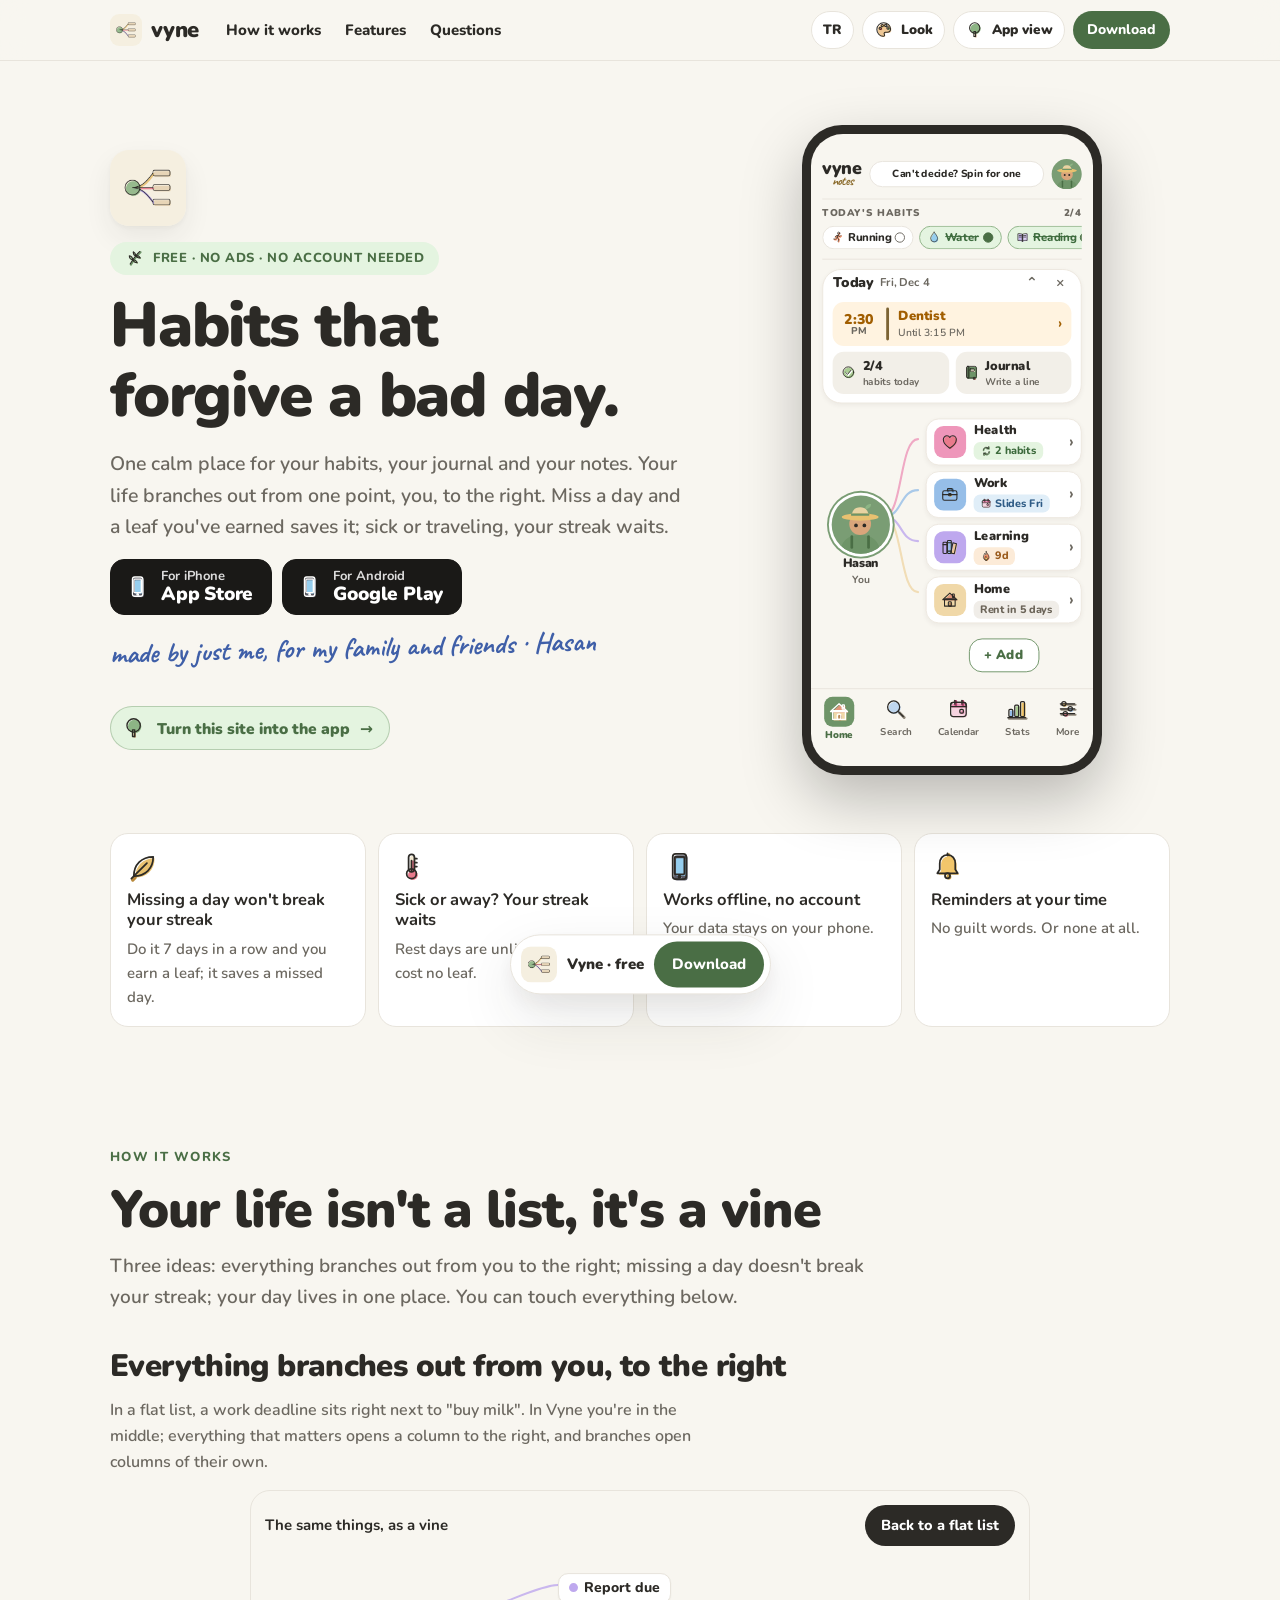
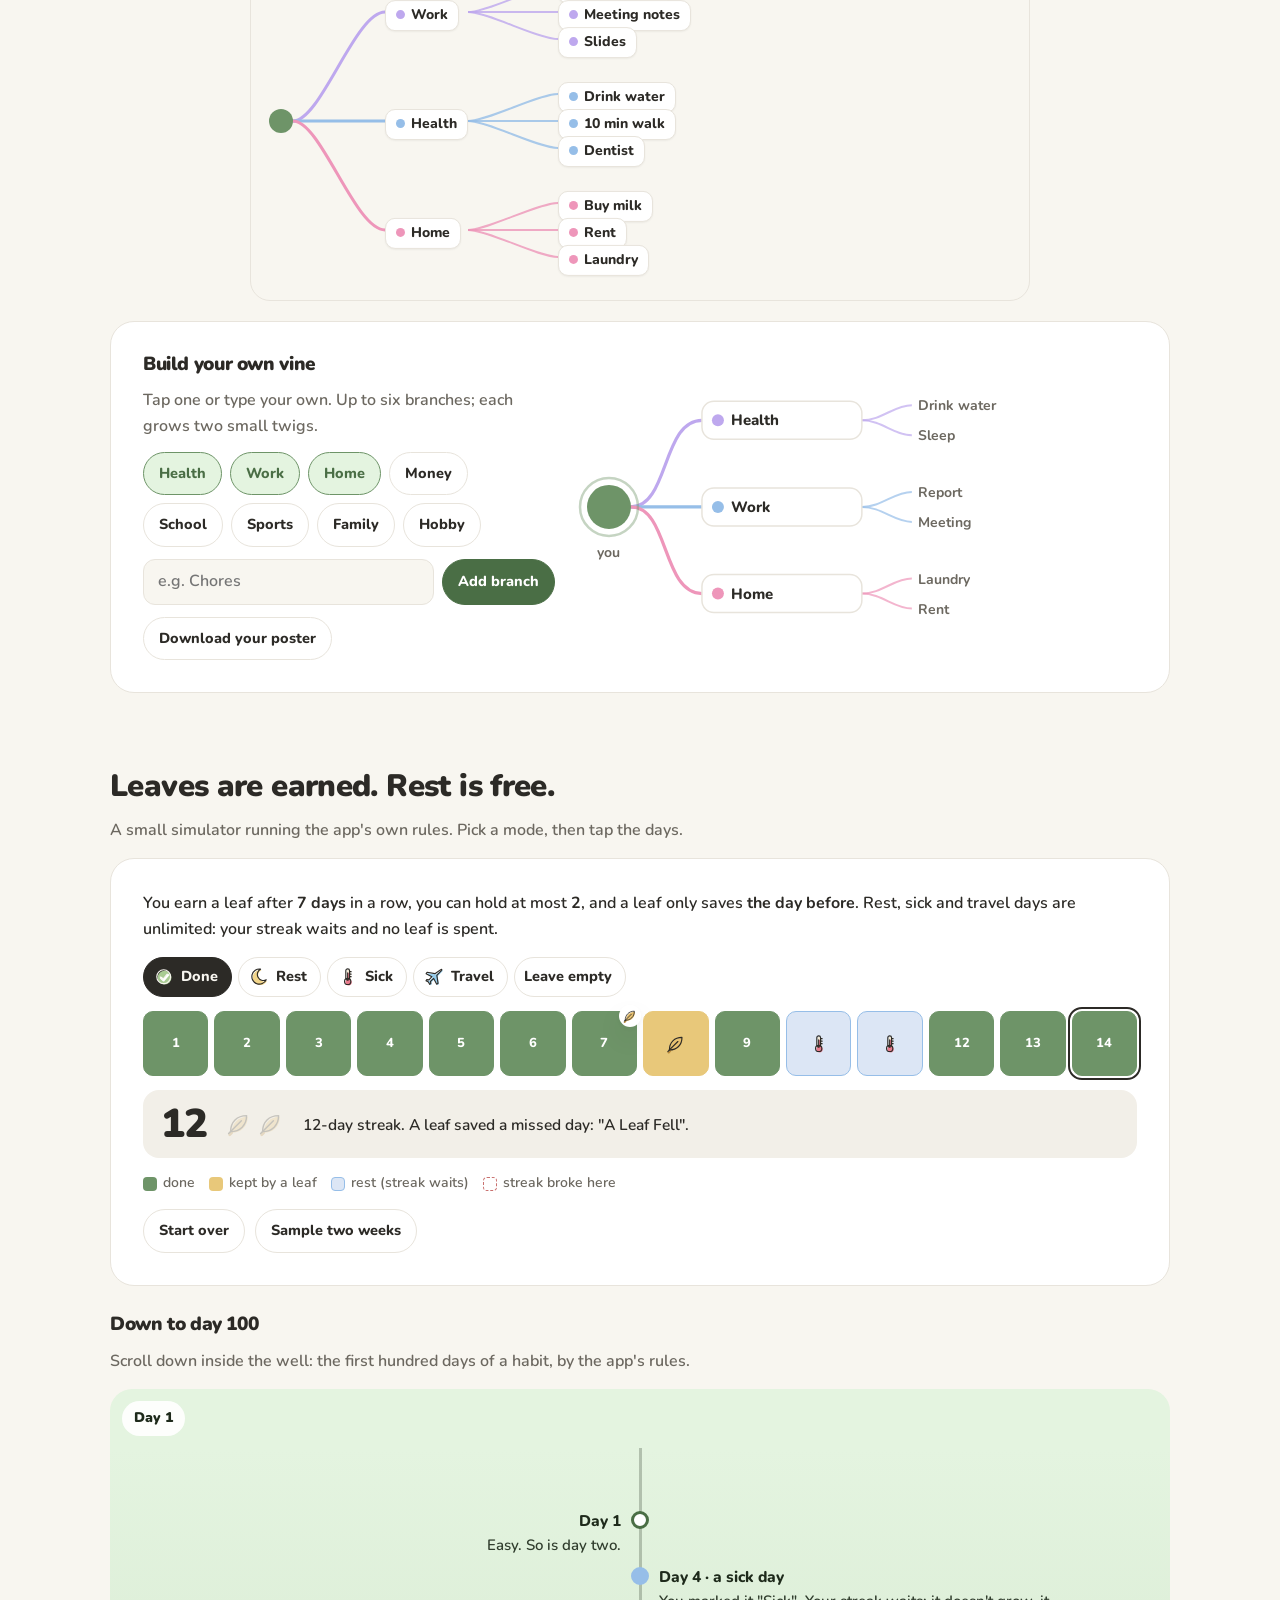
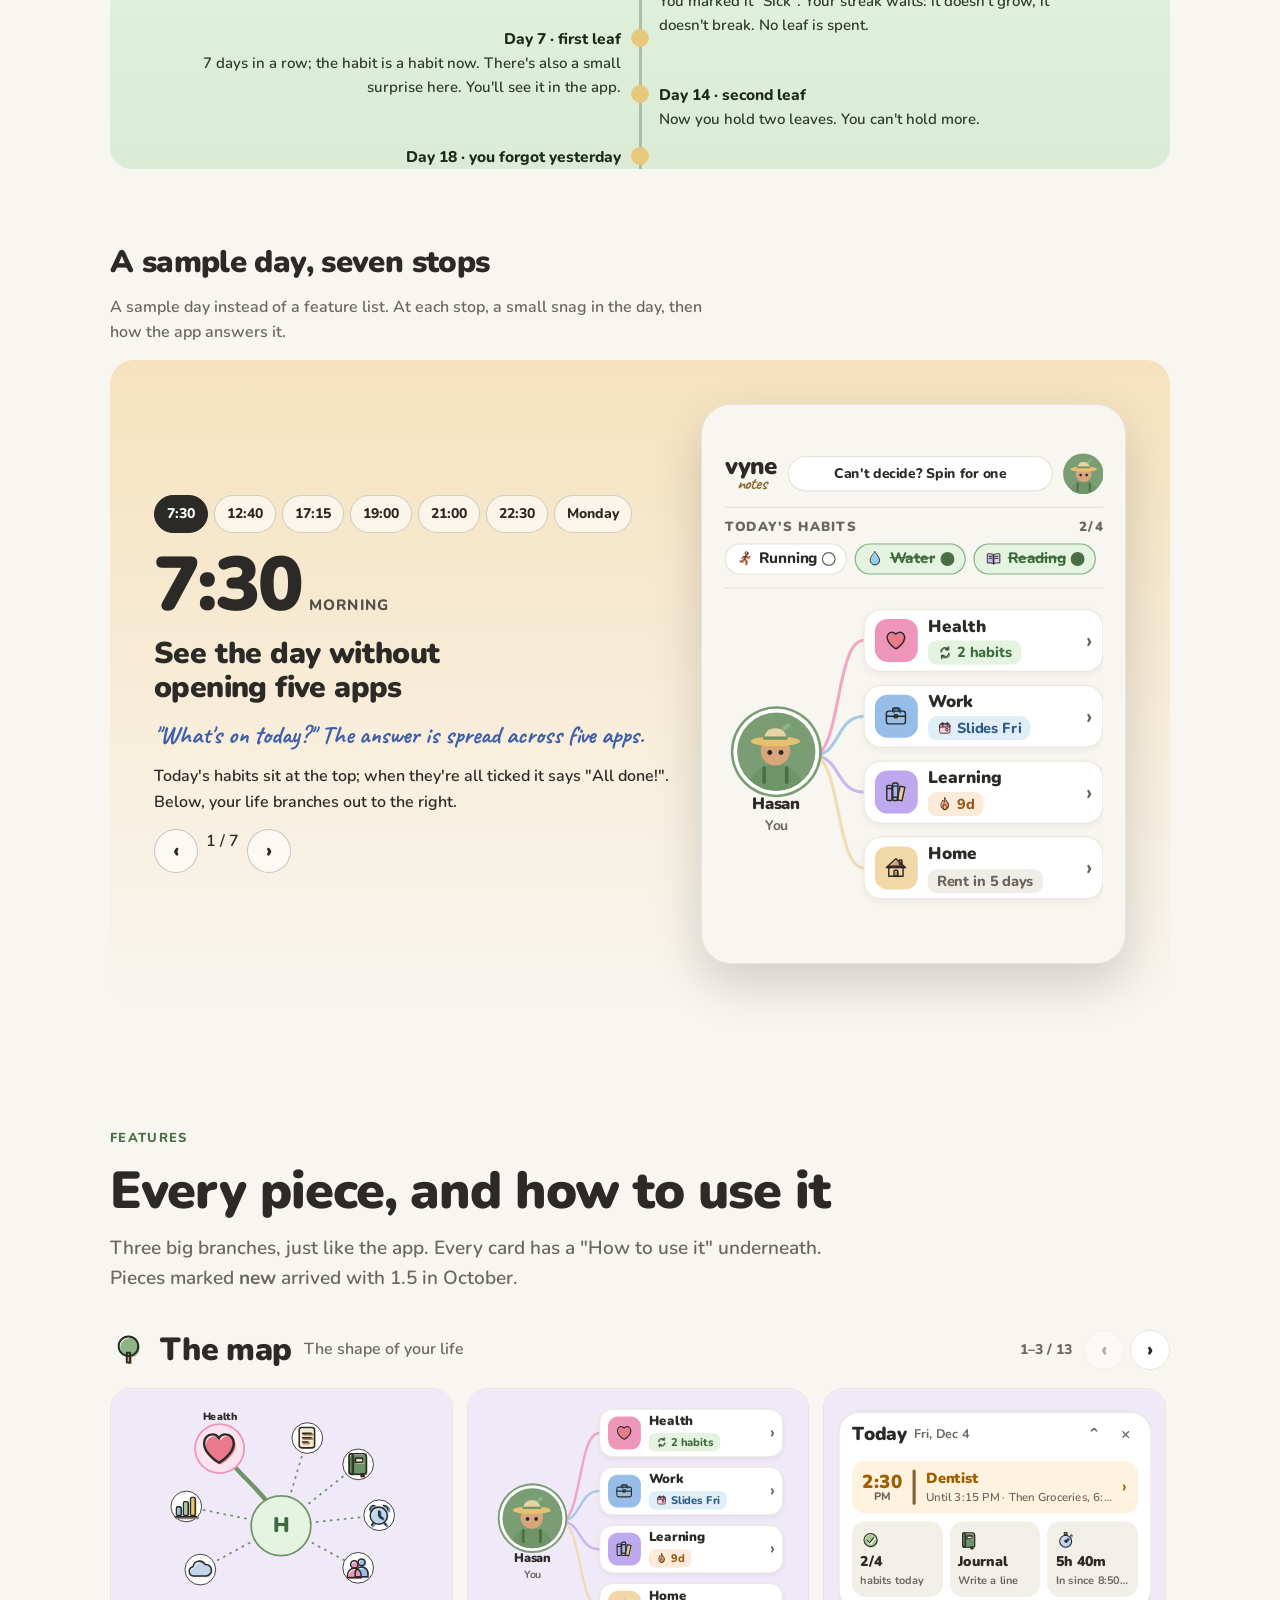
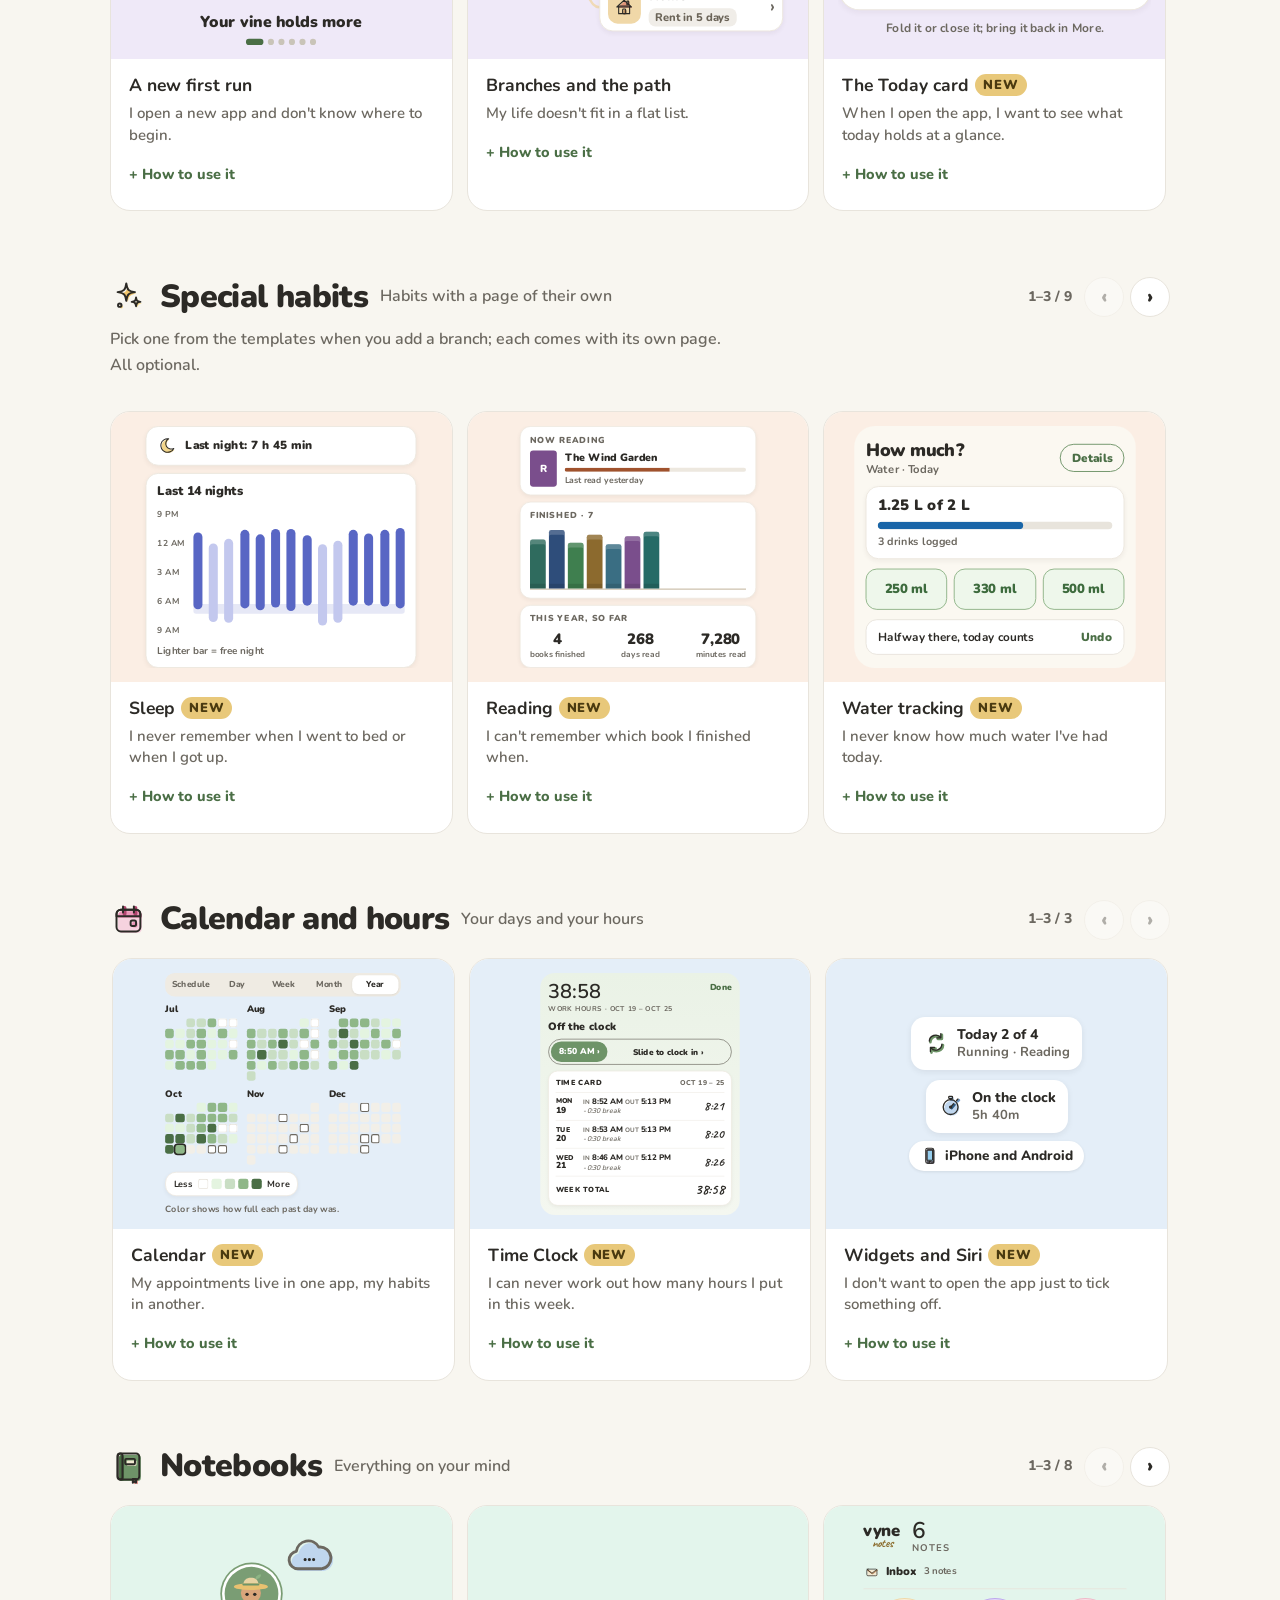
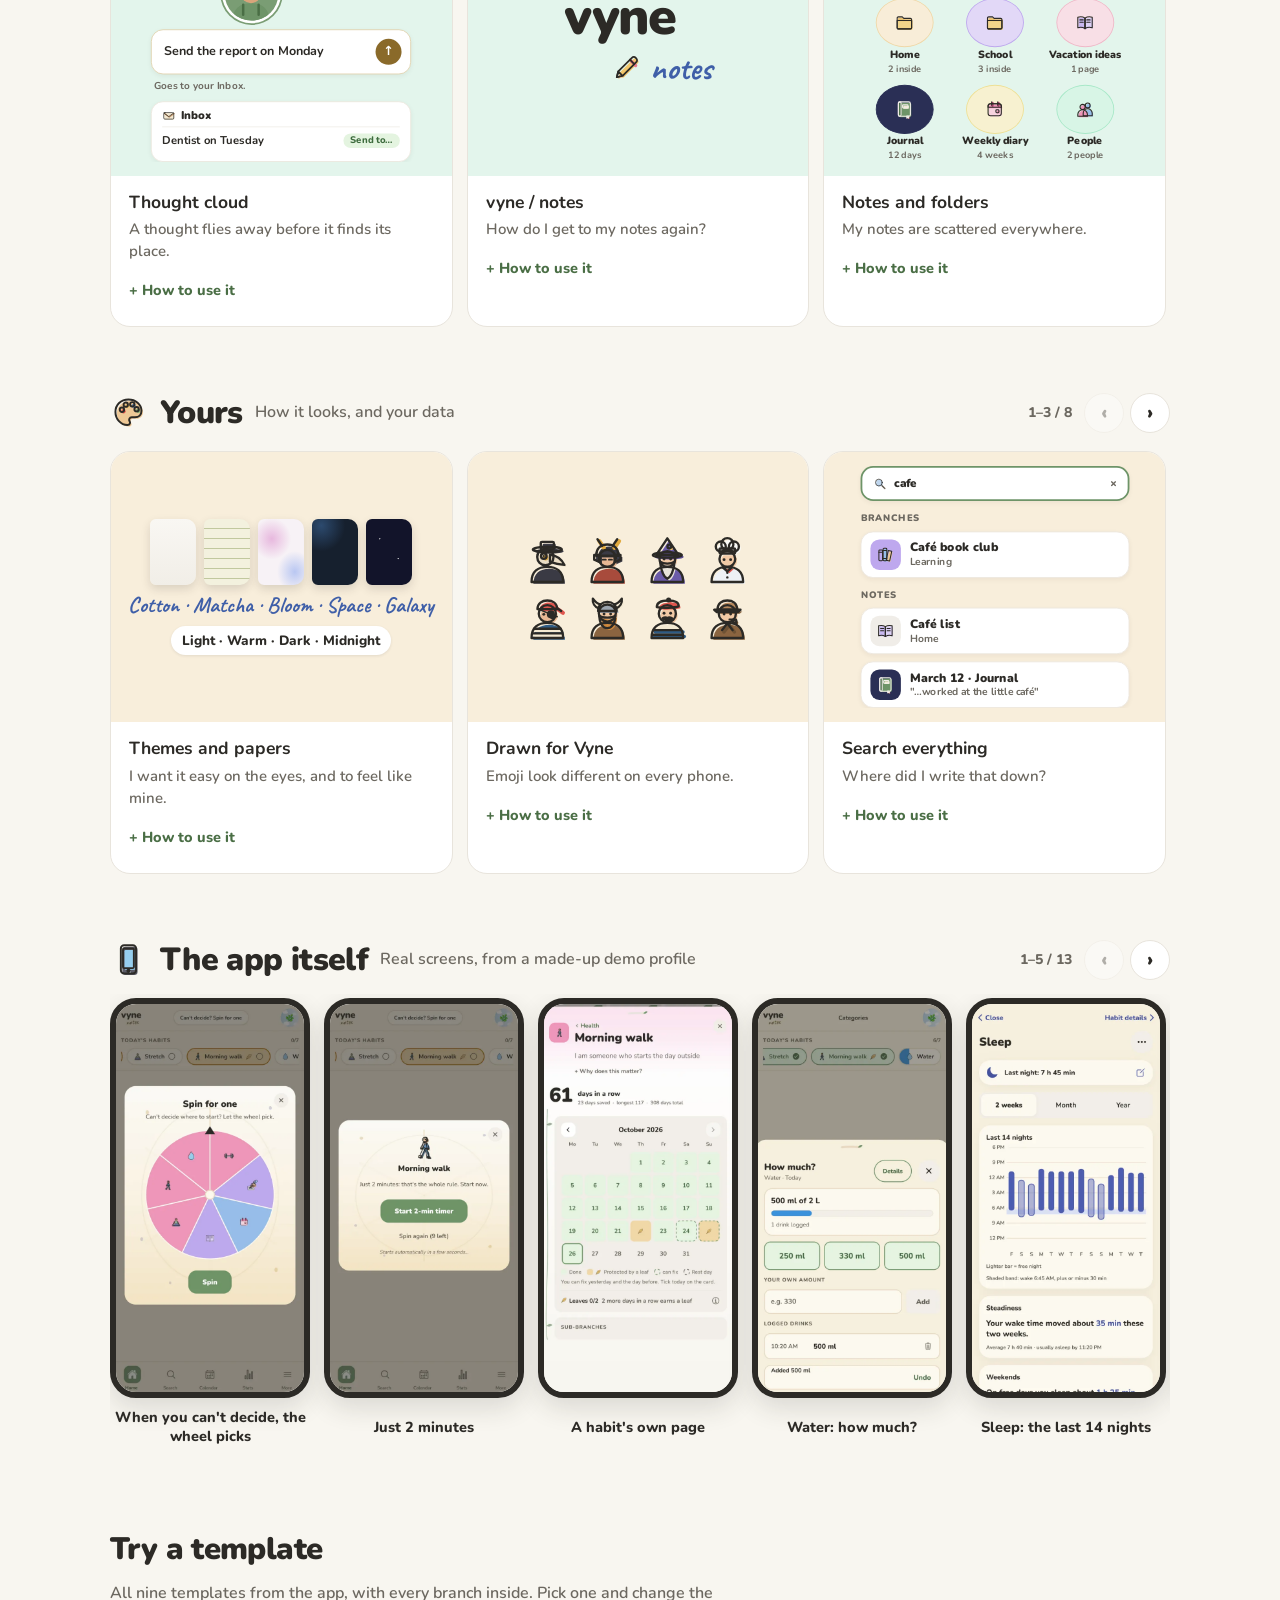
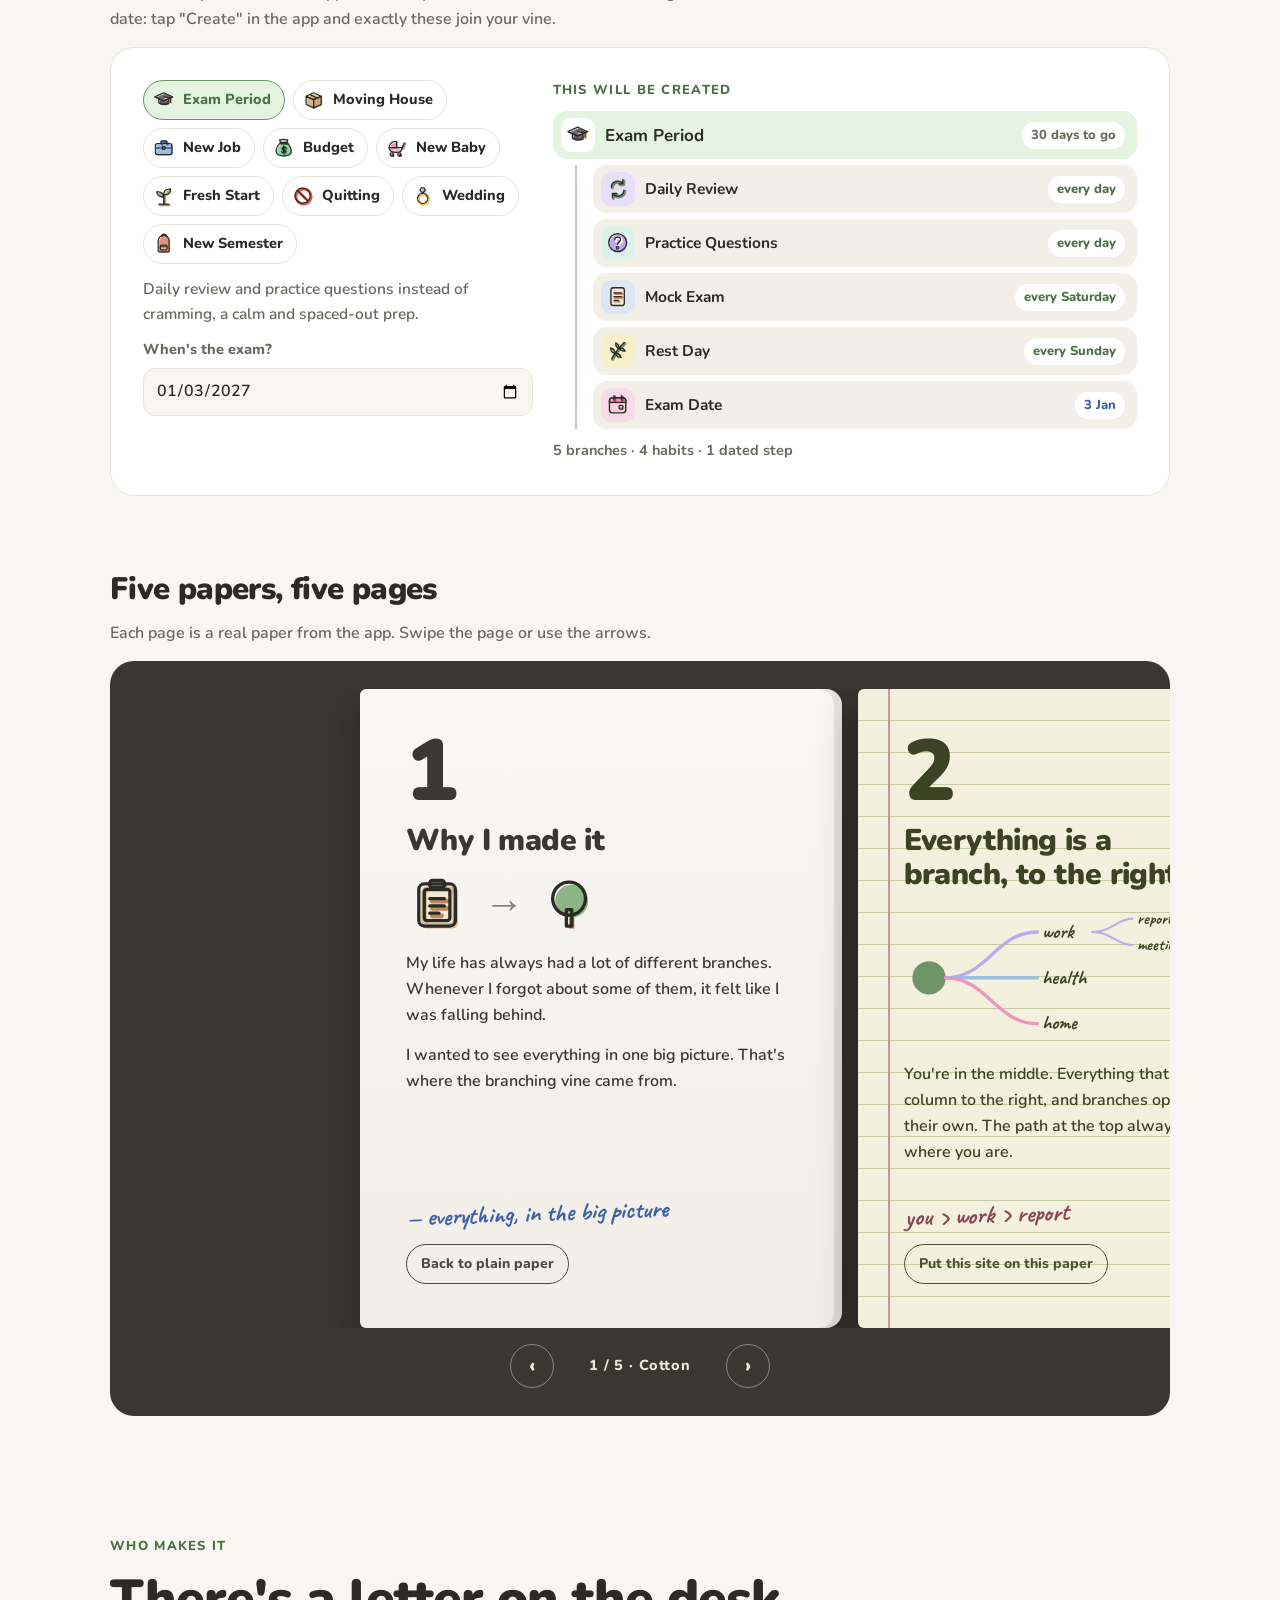
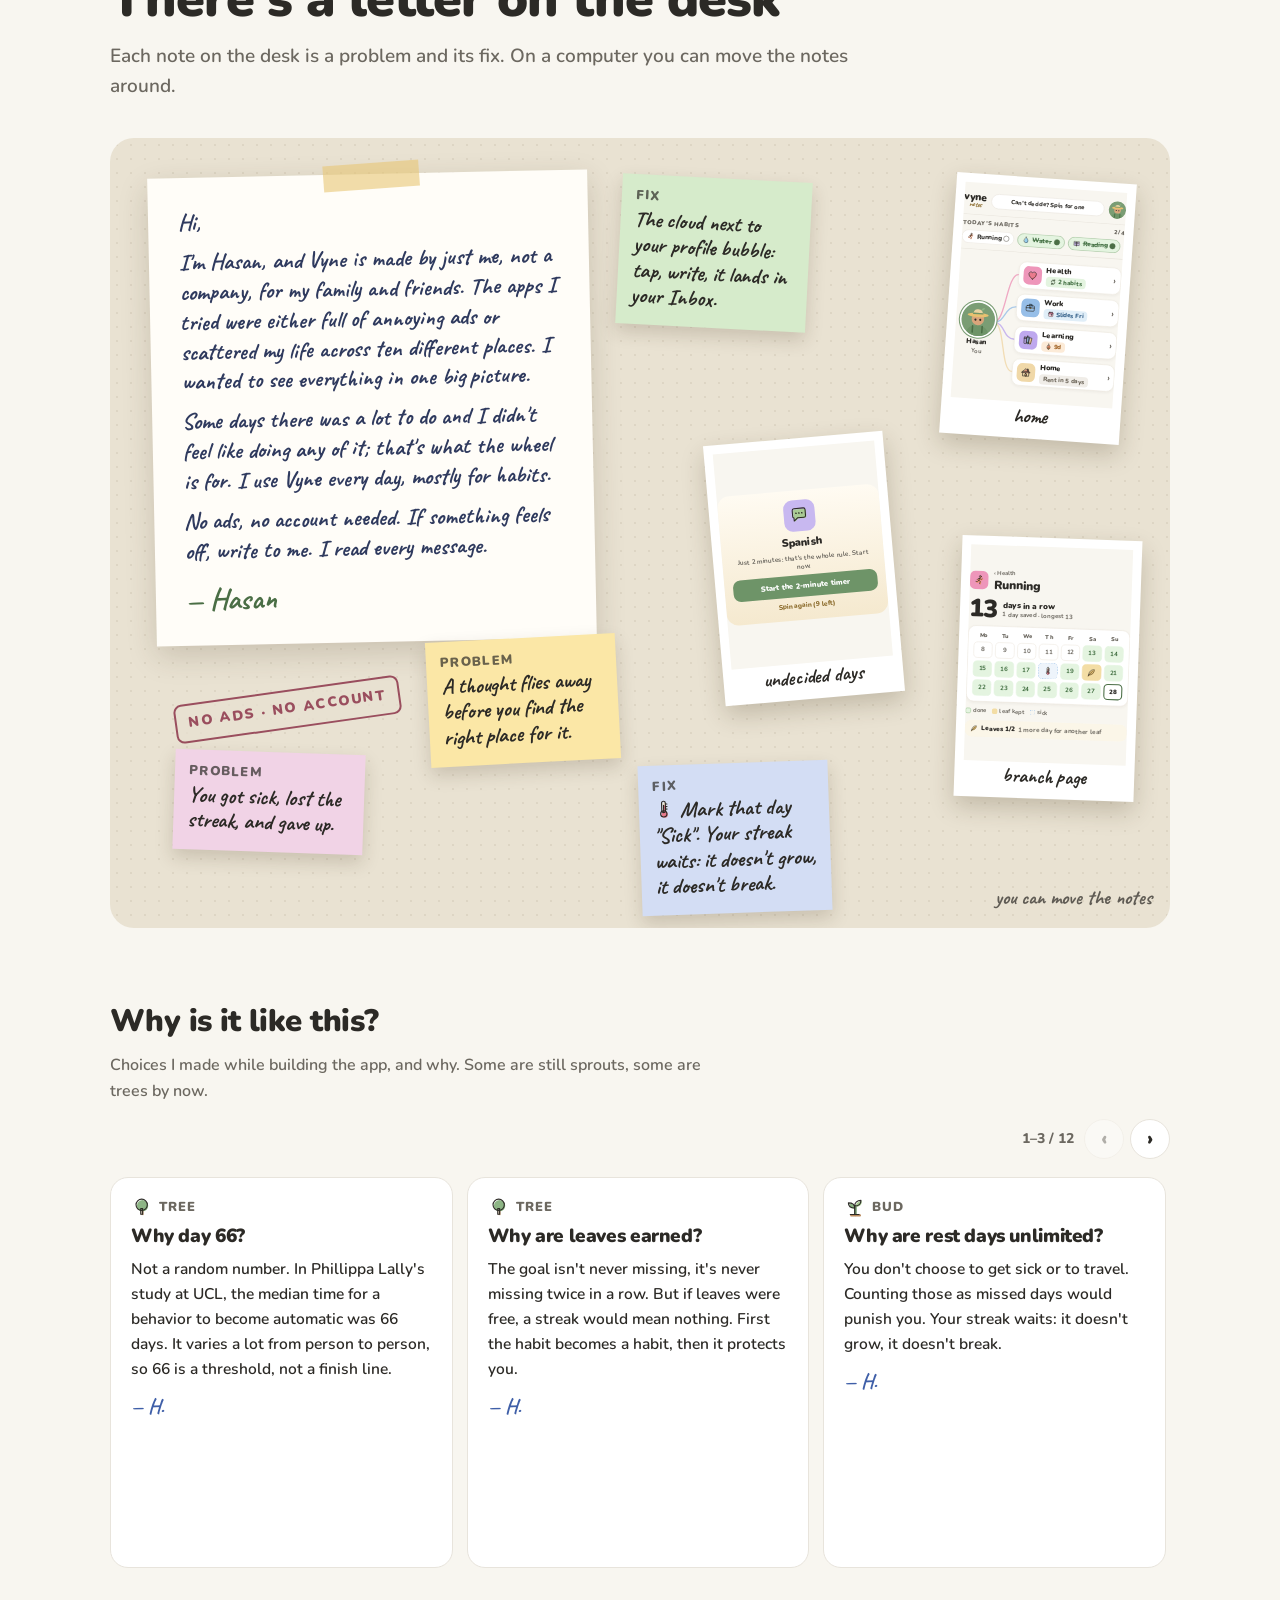
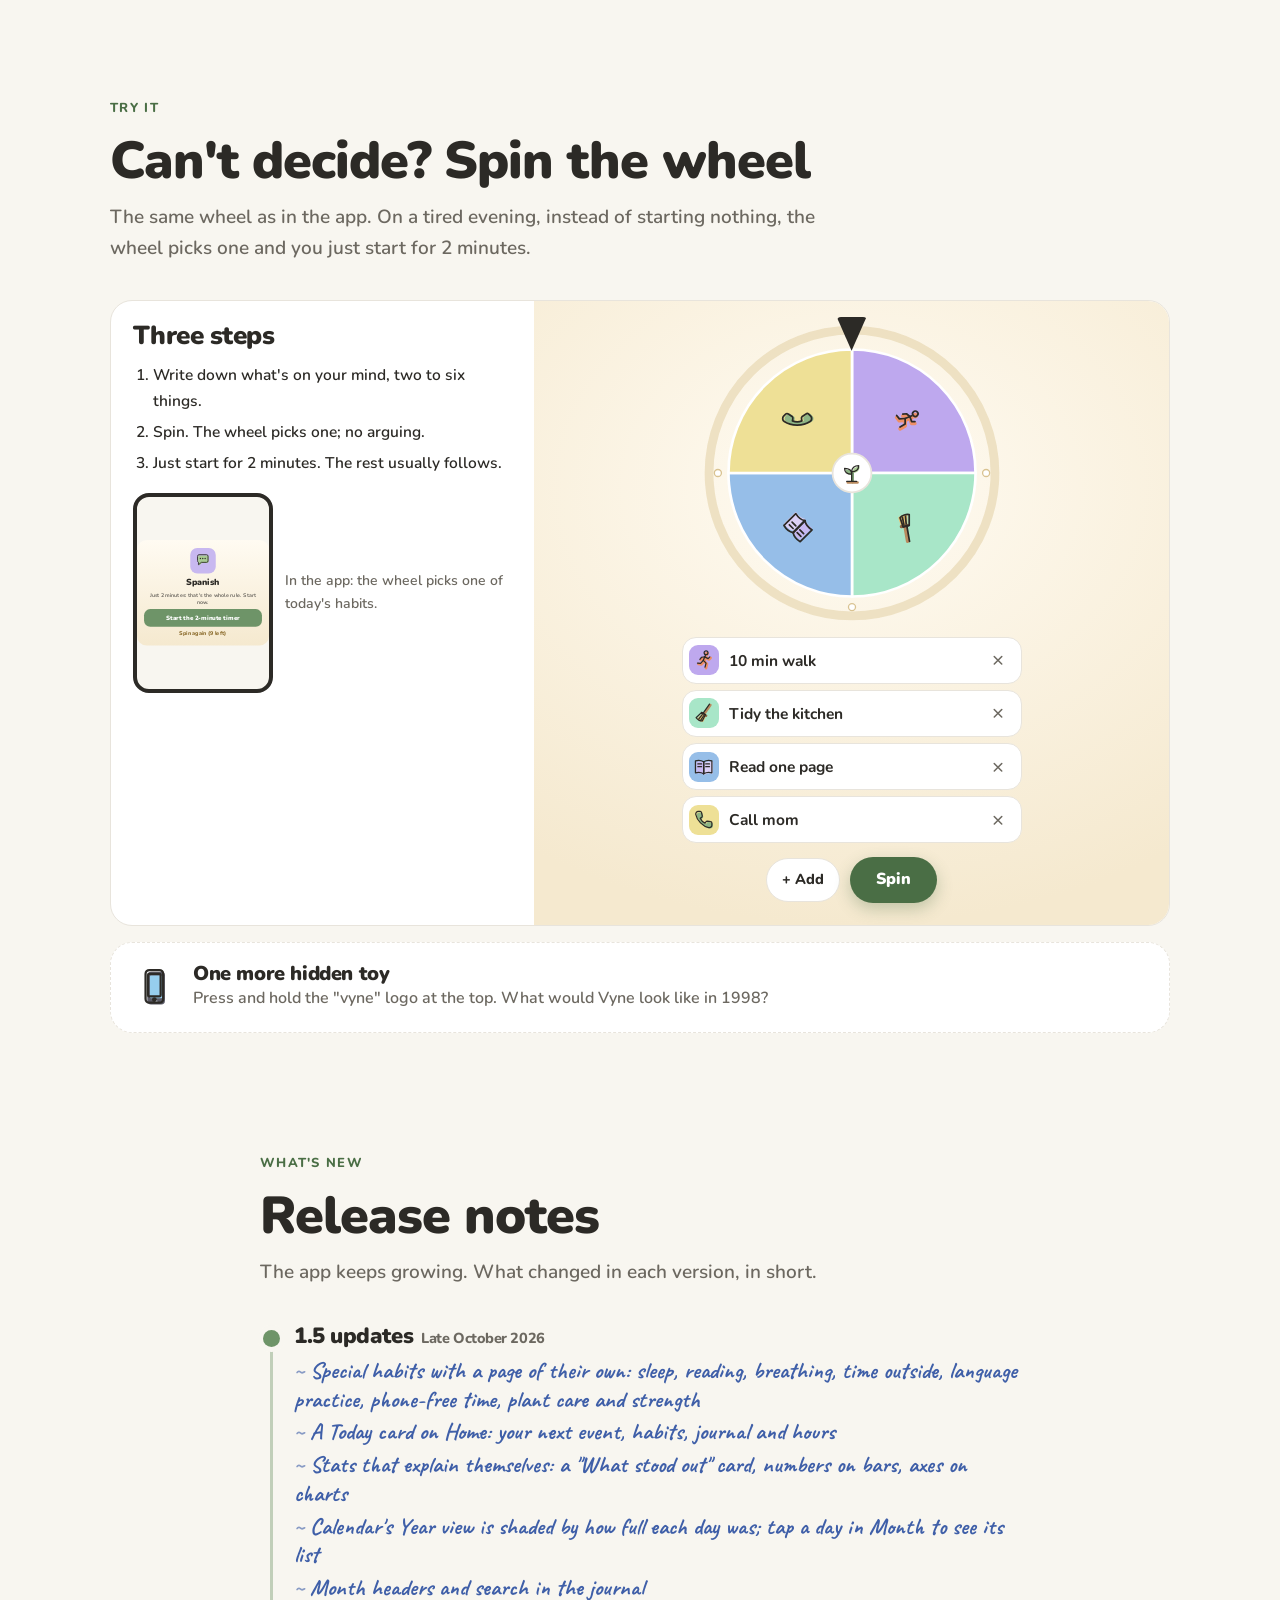
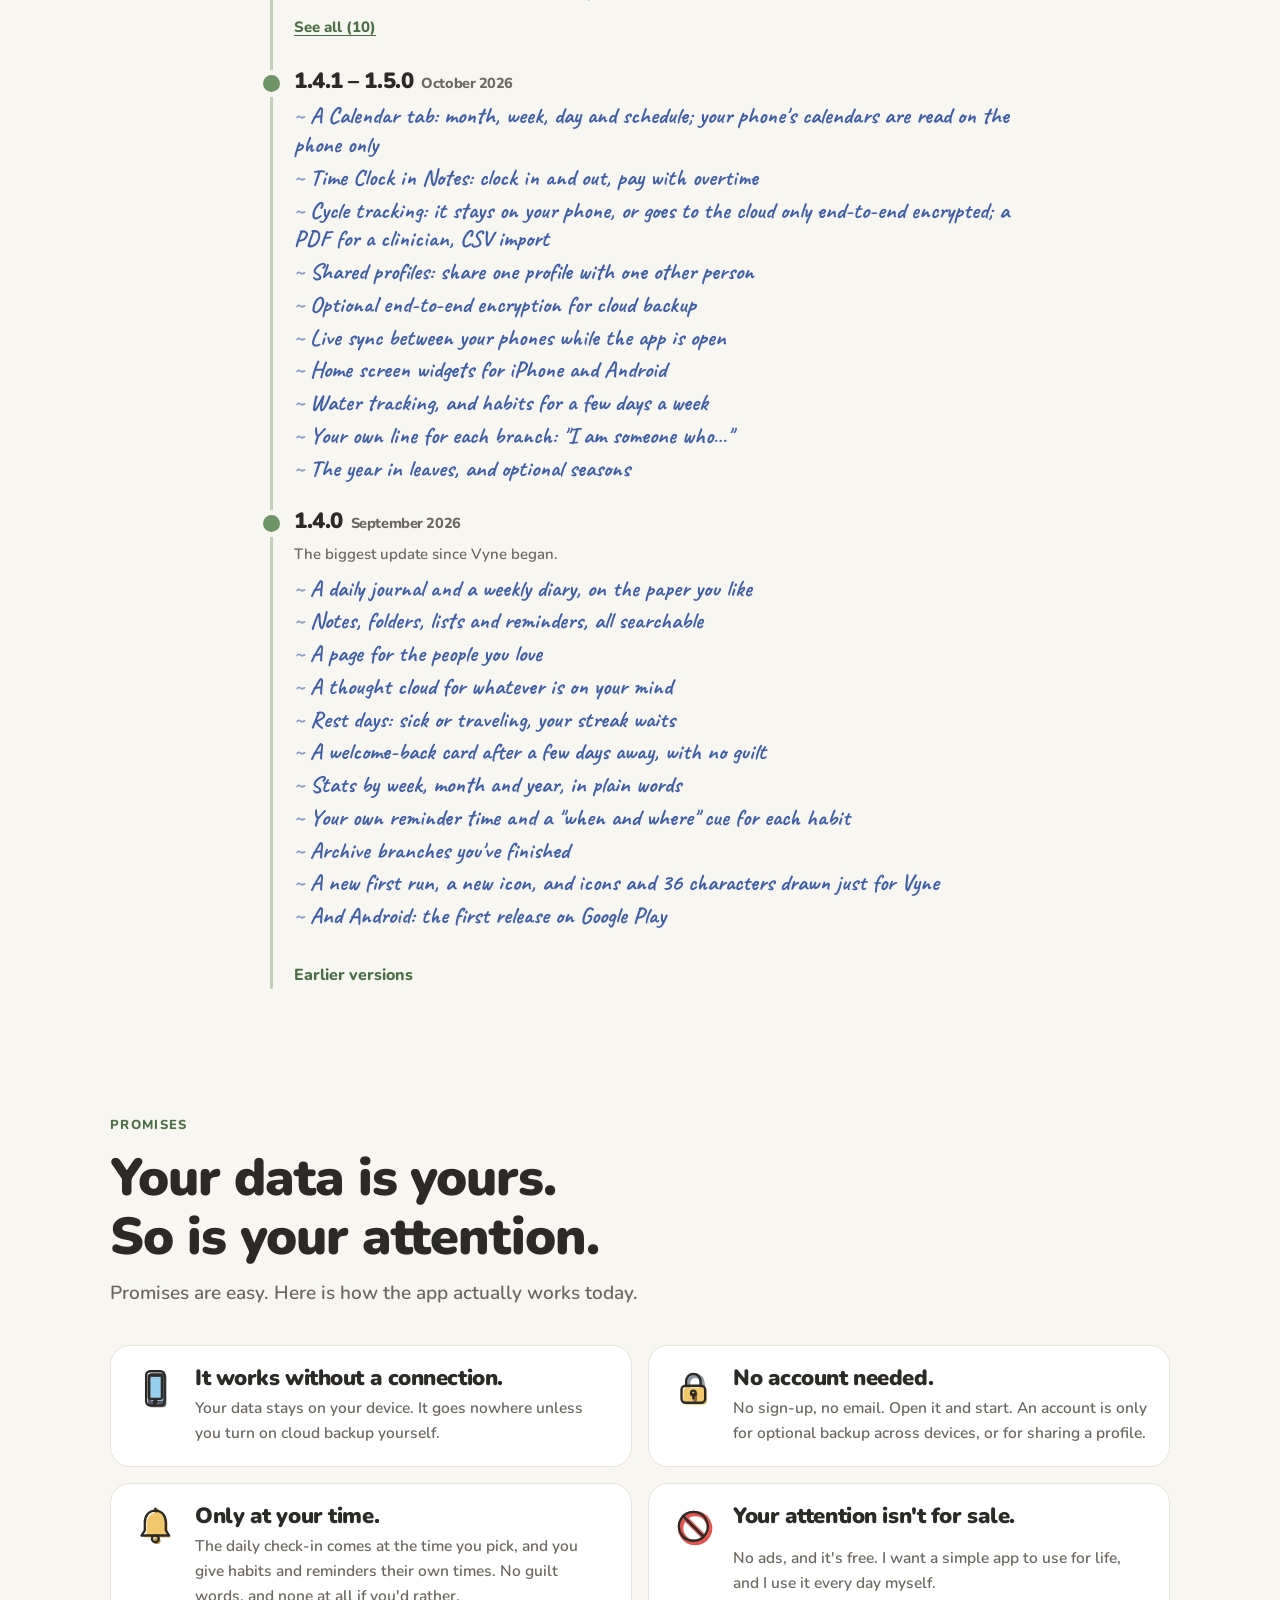
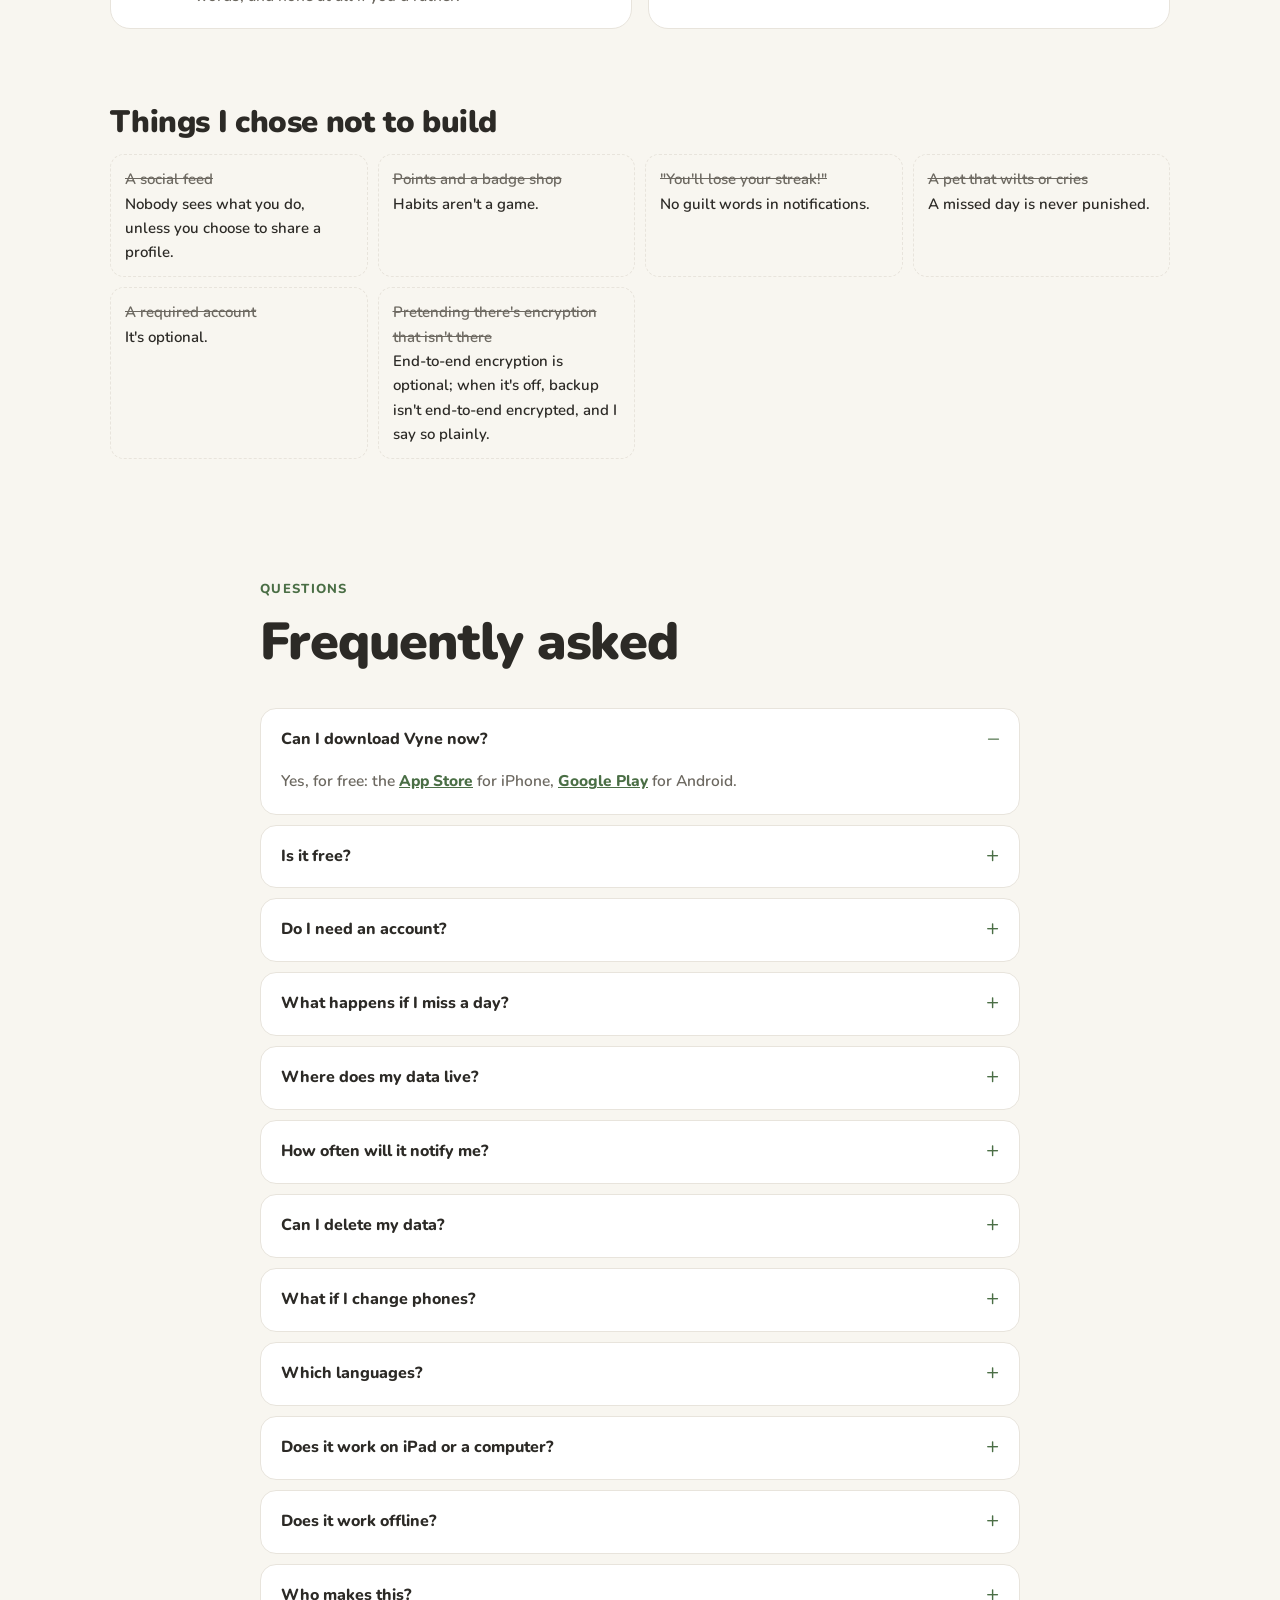
<file: en/index.html>
<!doctype html>
<html lang="en"><head><meta charset="utf-8">
<title>Vyne</title><link rel="canonical" href="https://hasankalkandev.github.io/vyne-website/">
<meta name="robots" content="noindex"><meta http-equiv="refresh" content="0; url=../">
<script>location.replace("../" + location.hash);</script></head>
<body><a href="../">Vyne</a></body></html>
</file>
